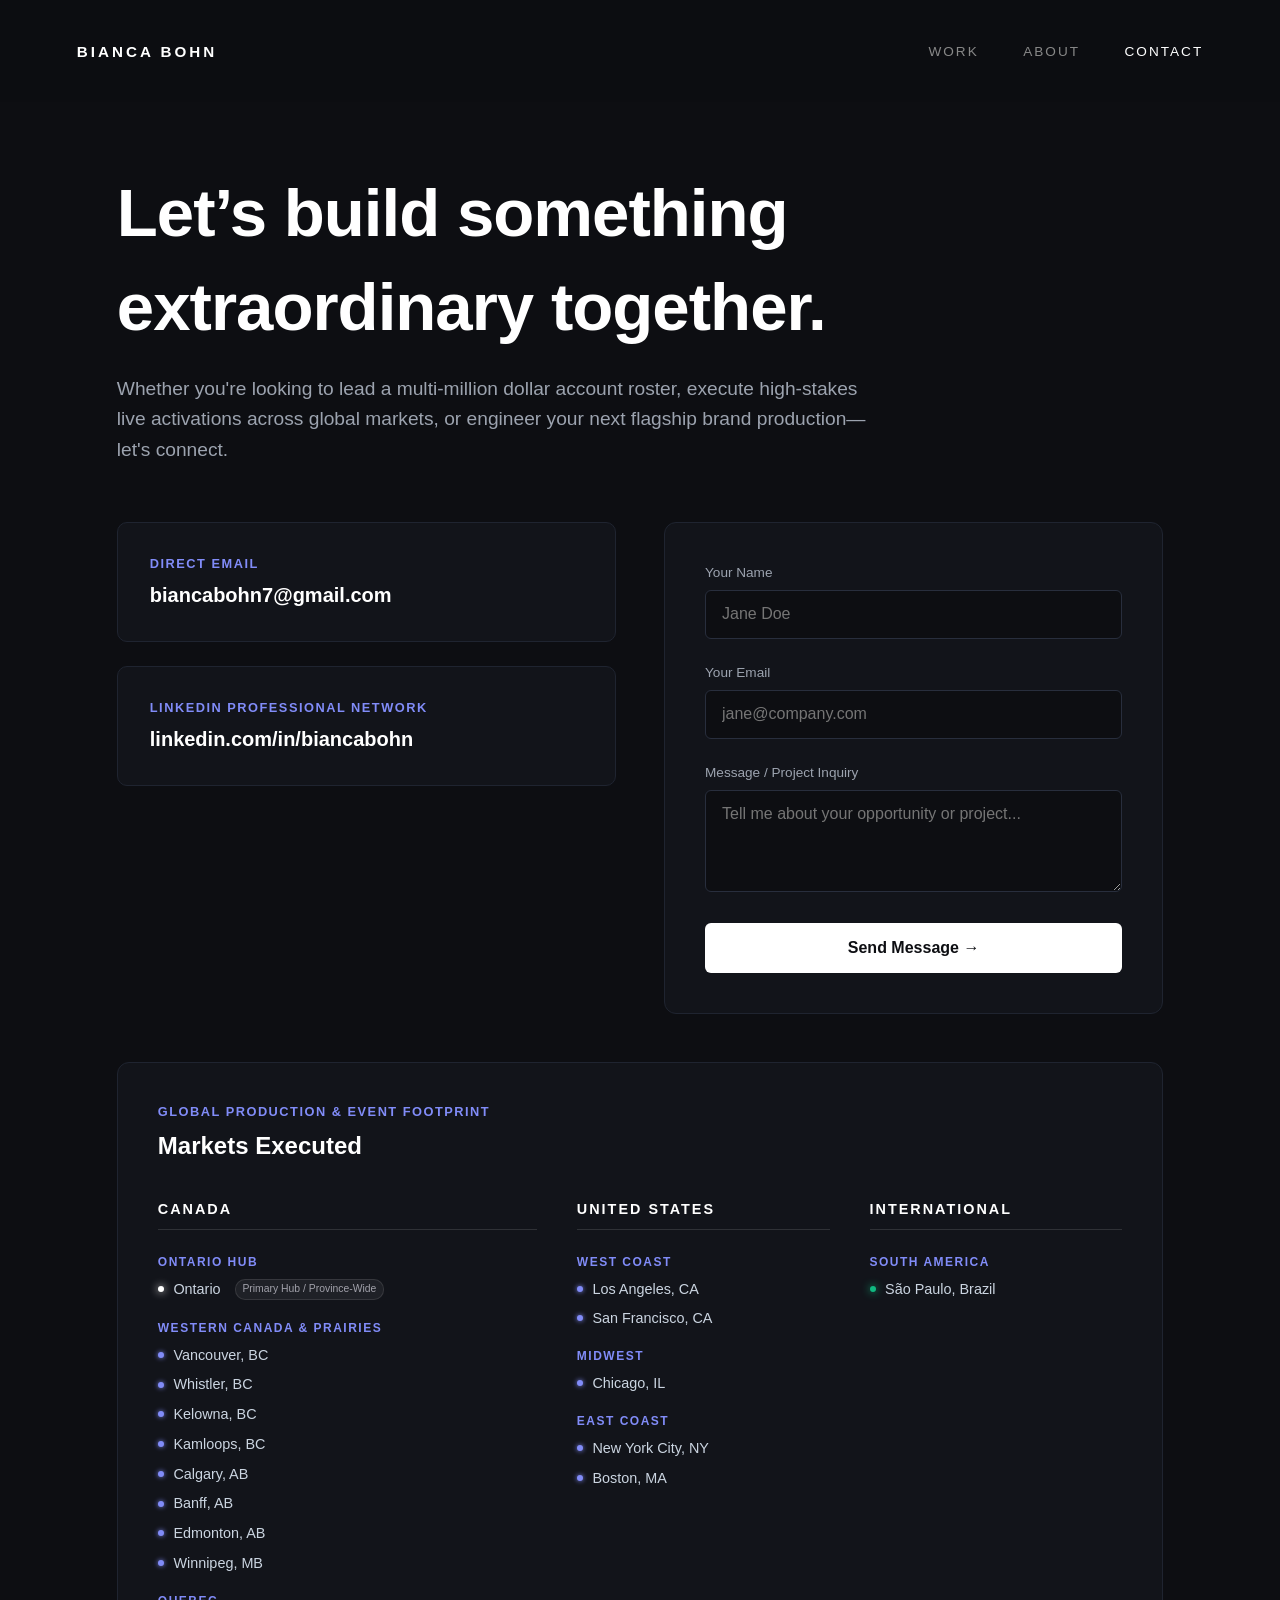
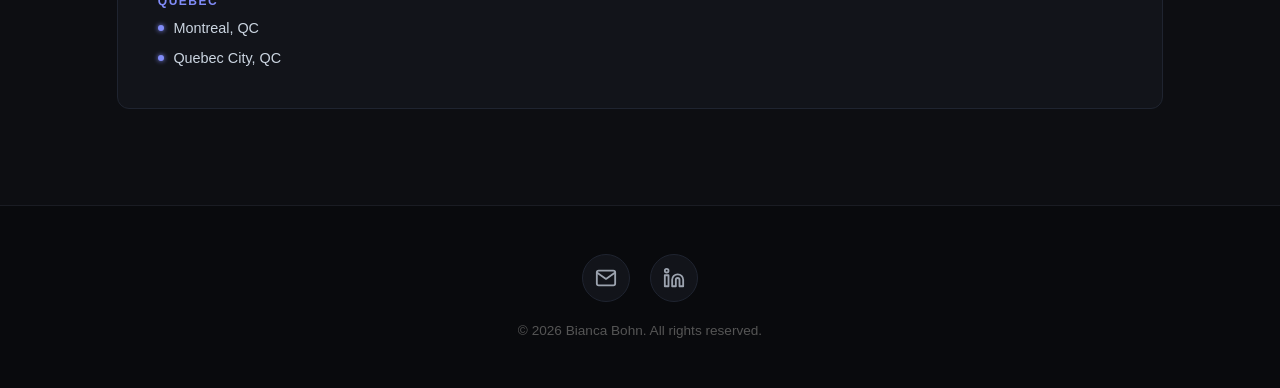
<file: contact.html>
<!DOCTYPE html>
<html lang="en">
<head>
  <meta charset="UTF-8">
  <meta name="viewport" content="width=device-width, initial-scale=1.0">
  <title>Contact | Bianca Bohn</title>
  <link rel="stylesheet" href="styles.css">
</head>
<body>

  <!-- Navigation -->
  <header class="navbar">
    <a href="index.html" class="logo">BIANCA BOHN</a>
    <nav class="nav-links">
      <a href="index.html">Work</a>
      <a href="about.html">About</a>
      <a href="contact.html" class="active">Contact</a>
    </nav>
  </header>

  <!-- Contact Page Header -->
  <main class="contact-page-container">
    <div class="contact-header">
      <h1>Let’s build something extraordinary together.</h1>
      
      <p class="contact-subtitle">
        Whether you're looking to lead a multi-million dollar account roster, execute high-stakes live activations across global markets, or engineer your next flagship brand production—let's connect.
      </p>
    </div>

    <!-- Contact Methods Grid -->
    <div class="contact-grid">
      <div class="contact-info-panel">
        <div class="info-card">
          <span class="info-label">Direct Email</span>
          <a href="mailto:biancabohn7@gmail.com" class="info-value">biancabohn7@gmail.com</a>
        </div>

        <div class="info-card">
          <span class="info-label">LinkedIn Professional Network</span>
          <a href="https://www.linkedin.com/in/biancabohn/" target="_blank" rel="noopener noreferrer" class="info-value">linkedin.com/in/biancabohn</a>
        </div>
      </div>

      <div class="contact-form-panel">
        <form action="https://formspree.io/f/xbjnqkyv" method="POST" class="contact-form">
          <div class="form-group">
            <label for="name">Your Name</label>
            <input type="text" id="name" name="name" placeholder="Jane Doe" required>
          </div>

          <div class="form-group">
            <label for="email">Your Email</label>
            <input type="email" id="email" name="email" placeholder="jane@company.com" required>
          </div>

          <div class="form-group">
            <label for="message">Message / Project Inquiry</label>
            <textarea id="message" name="message" rows="4" placeholder="Tell me about your opportunity or project..." required></textarea>
          </div>

          <button type="submit" class="submit-btn">Send Message &rarr;</button>
        </form>
      </div>
    </div>

    <!-- Production Footprint Directory Section -->
    <section class="footprint-section">
      <div class="footprint-header">
        <span class="info-label">Global Production & Event Footprint</span>
        <h3>Markets Executed</h3>
      </div>
      
      <div class="footprint-directory">
        
        <!-- Canada Region -->
        <div class="region-column">
          <span class="region-title">Canada</span>
          
          <div class="sub-region-group">
            <span class="sub-region-title">Ontario Hub</span>
            <ul class="city-list">
              <li><span class="city-dot primary"></span> Ontario <span class="badge">Primary Hub / Province-Wide</span></li>
            </ul>
          </div>

          <div class="sub-region-group">
            <span class="sub-region-title">Western Canada & Prairies</span>
            <ul class="city-list">
              <li><span class="city-dot"></span> Vancouver, BC</li>
              <li><span class="city-dot"></span> Whistler, BC</li>
              <li><span class="city-dot"></span> Kelowna, BC</li>
              <li><span class="city-dot"></span> Kamloops, BC</li>
              <li><span class="city-dot"></span> Calgary, AB</li>
              <li><span class="city-dot"></span> Banff, AB</li>
              <li><span class="city-dot"></span> Edmonton, AB</li>
              <li><span class="city-dot"></span> Winnipeg, MB</li>
            </ul>
          </div>

          <div class="sub-region-group">
            <span class="sub-region-title">Quebec</span>
            <ul class="city-list">
              <li><span class="city-dot"></span> Montreal, QC</li>
              <li><span class="city-dot"></span> Quebec City, QC</li>
            </ul>
          </div>
        </div>

        <!-- United States Region -->
        <div class="region-column">
          <span class="region-title">United States</span>
          
          <div class="sub-region-group">
            <span class="sub-region-title">West Coast</span>
            <ul class="city-list">
              <li><span class="city-dot"></span> Los Angeles, CA</li>
              <li><span class="city-dot"></span> San Francisco, CA</li>
            </ul>
          </div>

          <div class="sub-region-group">
            <span class="sub-region-title">Midwest</span>
            <ul class="city-list">
              <li><span class="city-dot"></span> Chicago, IL</li>
            </ul>
          </div>

          <div class="sub-region-group">
            <span class="sub-region-title">East Coast</span>
            <ul class="city-list">
              <li><span class="city-dot"></span> New York City, NY</li>
              <li><span class="city-dot"></span> Boston, MA</li>
            </ul>
          </div>
        </div>

        <!-- International Region -->
        <div class="region-column">
          <span class="region-title">International</span>
          
          <div class="sub-region-group">
            <span class="sub-region-title">South America</span>
            <ul class="city-list">
              <li><span class="city-dot global"></span> São Paulo, Brazil</li>
            </ul>
          </div>
        </div>

      </div>
    </section>

  </main>

  <!-- Clean Icon Footer -->
  <footer class="footer-section">
    <div class="footer-content">
      <div class="footer-icons">
        <a href="mailto:biancabohn7@gmail.com" class="social-icon-btn" aria-label="Email">
          <svg width="22" height="22" viewBox="0 0 24 24" fill="none" stroke="currentColor" stroke-width="2" stroke-linecap="round" stroke-linejoin="round">
            <path d="M4 4h16c1.1 0 2 .9 2 2v12c0 1.1-.9 2-2 2H4c-1.1 0-2-.9-2-2V6c0-1.1.9-2 2-2z"></path>
            <polyline points="22,6 12,13 2,6"></polyline>
          </svg>
        </a>

        <a href="https://www.linkedin.com/in/biancabohn/" target="_blank" rel="noopener noreferrer" class="social-icon-btn" aria-label="LinkedIn">
          <svg width="22" height="22" viewBox="0 0 24 24" fill="none" stroke="currentColor" stroke-width="2" stroke-linecap="round" stroke-linejoin="round">
            <path d="M16 8a6 6 0 0 1 6 6v7h-4v-7a2 2 0 0 0-2-2 2 2 0 0 0-2 2v7h-4v-7a6 6 0 0 1 6-6z"></path>
            <rect x="2" y="9" width="4" height="12"></rect>
            <circle cx="4" cy="4" r="2"></circle>
          </svg>
        </a>
      </div>
      <p class="copyright">&copy; 2026 Bianca Bohn. All rights reserved.</p>
    </div>
  </footer>

</body>
</html>
</file>
<file: styles.css>
/* Base Reset & Obsidian Theme */
* {
  margin: 0;
  padding: 0;
  box-sizing: border-box;
  font-family: -apple-system, BlinkMacSystemFont, "Segoe UI", Roboto, Helvetica, Arial, sans-serif;
}

body {
  background-color: #0d0e12;
  color: #f3f4f6;
  overflow-x: hidden;
  line-height: 1.4;
}

/* Header Navigation */
.navbar {
  display: flex;
  justify-content: space-between;
  align-items: center;
  padding: 2.5rem 6%;
  position: sticky;
  top: 0;
  background-color: rgba(13, 14, 18, 0.9);
  backdrop-filter: blur(12px);
  z-index: 100;
}

.logo {
  font-size: 0.95rem;
  font-weight: 800;
  letter-spacing: 3px;
  color: #ffffff;
  text-decoration: none;
}

.nav-links a {
  color: #888888;
  text-decoration: none;
  margin-left: 2.5rem;
  font-size: 0.85rem;
  letter-spacing: 2px;
  text-transform: uppercase;
  transition: color 0.3s ease;
}

.nav-links a:hover,
.nav-links a.active {
  color: #ffffff;
}

/* Hero Section with Character */
.hero-statement {
  padding: 5rem 6% 2rem 6%;
  max-width: 1000px;
}

.status-pill {
  display: inline-flex;
  align-items: center;
  gap: 0.5rem;
  background-color: rgba(129, 140, 248, 0.1);
  border: 1px solid rgba(129, 140, 248, 0.2);
  padding: 0.4rem 0.9rem;
  border-radius: 20px;
  font-size: 0.8rem;
  color: #818cf8;
  text-transform: uppercase;
  letter-spacing: 1.5px;
  margin-bottom: 1.5rem;
}

.status-dot {
  width: 6px;
  height: 6px;
  background-color: #818cf8;
  border-radius: 50%;
  box-shadow: 0 0 8px #818cf8;
}

.main-title {
  font-size: clamp(3.5rem, 9vw, 7rem);
  font-weight: 900;
  letter-spacing: -2px;
  line-height: 0.95;
  color: #ffffff;
  margin-bottom: 1.5rem;
  text-transform: uppercase;
  background: linear-gradient(to right, #ffffff 60%, #9ca3af 100%);
  -webkit-background-clip: text;
  -webkit-text-fill-color: transparent;
}

.hero-subtext {
  font-size: clamp(1.1rem, 2vw, 1.35rem);
  color: #9ca3af;
  line-height: 1.6;
  max-width: 780px;
}

/* Carousel Section Header */
.carousel-intro {
  padding: 2.5rem 6% 0.8rem 6%;
}

.section-lead {
  font-size: 1.25rem;
  font-style: italic;
  font-weight: 500;
  color: #ffffff;
  letter-spacing: 0.5px;
  display: flex;
  align-items: center;
  gap: 0.8rem;
}

.section-lead::after {
  content: "";
  height: 1px;
  flex: 1;
  background: linear-gradient(to right, rgba(255, 255, 255, 0.2), transparent);
}

/* Horizontal Infinite Carousel */
.horizontal-work-section {
  padding-bottom: 6rem;
  width: 100vw;
  overflow: hidden;
}

.carousel-container {
  width: 100%;
  overflow: hidden;
  display: flex;
}

.carousel-track {
  display: flex;
  gap: 0.5rem;
  width: max-content;
  animation: scrollHorizontal 38s linear infinite;
}

.carousel-track:hover {
  animation-play-state: paused;
}

.carousel-card {
  position: relative;
  flex: 0 0 580px;
  height: 400px;
  border-radius: 6px;
  overflow: hidden;
  text-decoration: none;
  background-color: #16181e;
  border: 1px solid rgba(255, 255, 255, 0.08);
}

.carousel-card img {
  width: 100%;
  height: 100%;
  object-fit: cover;
  transition: transform 0.5s ease, filter 0.3s ease;
}

.card-brighten img {
  filter: brightness(1.22) contrast(1.05);
}

.carousel-card:hover img {
  transform: scale(1.04);
}

.card-brighten:hover img {
  filter: brightness(1.28) contrast(1.08);
}

.card-overlay {
  position: absolute;
  inset: 0;
  background: linear-gradient(to top, rgba(0,0,0,0.85) 0%, rgba(0,0,0,0.25) 60%, transparent 100%);
  opacity: 0;
  display: flex;
  flex-direction: column;
  justify-content: flex-end;
  padding: 2rem;
  transition: opacity 0.3s ease;
}

.carousel-card:hover .card-overlay {
  opacity: 1;
}

.client-name {
  font-size: 0.8rem;
  text-transform: uppercase;
  letter-spacing: 2px;
  color: #818cf8;
  font-weight: 700;
  margin-bottom: 0.3rem;
}

.card-overlay h3 {
  font-size: 1.5rem;
  color: #ffffff;
  font-weight: 700;
}

@keyframes scrollHorizontal {
  0% {
    transform: translateX(0);
  }
  100% {
    transform: translateX(-3528px);
  }
}

/* Contact Page Layout */
.contact-page-container {
  padding: 4rem 6% 6rem 6%;
  max-width: 1200px;
  margin: 0 auto;
}

.contact-header {
  margin-bottom: 3.5rem;
}

.contact-header h1 {
  font-size: clamp(2.5rem, 6vw, 4.2rem);
  font-weight: 800;
  color: #ffffff;
  letter-spacing: -1px;
  margin-bottom: 1.2rem;
}

.contact-subtitle {
  font-size: 1.2rem;
  color: #9ca3af;
  max-width: 750px;
  line-height: 1.6;
}

.contact-grid {
  display: grid;
  grid-template-columns: 1fr 1fr;
  gap: 3rem;
  margin-bottom: 3rem;
}

.contact-info-panel {
  display: flex;
  flex-direction: column;
  gap: 1.5rem;
}

.info-card {
  background-color: #12141a;
  border: 1px solid #1f2430;
  padding: 2rem;
  border-radius: 10px;
}

.info-label {
  font-size: 0.8rem;
  text-transform: uppercase;
  letter-spacing: 1.5px;
  color: #818cf8;
  font-weight: 600;
  display: block;
  margin-bottom: 0.5rem;
}

.info-value {
  font-size: 1.25rem;
  color: #ffffff;
  text-decoration: none;
  font-weight: 600;
  transition: color 0.2s ease;
}

.info-value:hover {
  color: #818cf8;
}

.contact-form-panel {
  background-color: #12141a;
  border: 1px solid #1f2430;
  padding: 2.5rem;
  border-radius: 12px;
}

.form-group {
  margin-bottom: 1.5rem;
}

.form-group label {
  display: block;
  font-size: 0.85rem;
  color: #9ca3af;
  margin-bottom: 0.5rem;
}

.form-group input,
.form-group textarea {
  width: 100%;
  padding: 0.9rem 1rem;
  background-color: #0d0e12;
  border: 1px solid #282e3d;
  border-radius: 6px;
  color: #ffffff;
  font-size: 1rem;
  outline: none;
  transition: border-color 0.2s ease;
}

.form-group input:focus,
.form-group textarea:focus {
  border-color: #818cf8;
}

.submit-btn {
  width: 100%;
  padding: 1rem;
  background-color: #ffffff;
  color: #0d0e12;
  border: none;
  border-radius: 6px;
  font-size: 1rem;
  font-weight: 700;
  cursor: pointer;
  transition: background-color 0.2s ease, transform 0.2s ease;
}

.submit-btn:hover {
  background-color: #e5e7eb;
  transform: translateY(-2px);
}

.footprint-section {
  background-color: #12141a;
  border: 1px solid #1f2430;
  padding: 2.5rem;
  border-radius: 12px;
}

.footprint-header h3 {
  font-size: 1.5rem;
  color: #ffffff;
  margin-bottom: 1.8rem;
}

.footprint-directory {
  display: grid;
  grid-template-columns: 1.5fr 1fr 1fr;
  gap: 2.5rem;
  padding-top: 0.5rem;
}

.region-column {
  display: flex;
  flex-direction: column;
}

.region-title {
  font-size: 0.9rem;
  text-transform: uppercase;
  letter-spacing: 2px;
  color: #ffffff;
  font-weight: 800;
  margin-bottom: 1.5rem;
  padding-bottom: 0.6rem;
  border-bottom: 1px solid rgba(255, 255, 255, 0.12);
}

.sub-region-group {
  margin-bottom: 1.25rem;
}

.sub-region-group:last-child {
  margin-bottom: 0;
}

.sub-region-title {
  font-size: 0.75rem;
  text-transform: uppercase;
  letter-spacing: 1.5px;
  color: #818cf8;
  font-weight: 700;
  display: block;
  margin-bottom: 0.5rem;
}

.city-list {
  list-style: none;
  display: flex;
  flex-direction: column;
  gap: 0.6rem;
}

.city-list li {
  font-size: 0.9rem;
  color: #cbd5e1;
  display: flex;
  align-items: center;
  gap: 0.6rem;
}

.city-dot {
  width: 6px;
  height: 6px;
  border-radius: 50%;
  background-color: #818cf8;
  box-shadow: 0 0 5px #818cf8;
  flex-shrink: 0;
}

.city-dot.primary {
  background-color: #ffffff;
  box-shadow: 0 0 8px #ffffff;
}

.city-dot.global {
  background-color: #10b981;
  box-shadow: 0 0 8px #10b981;
}

.badge {
  font-size: 0.65rem;
  color: #a1a1aa;
  background-color: rgba(255, 255, 255, 0.06);
  padding: 0.15rem 0.4rem;
  border-radius: 10px;
  border: 1px solid rgba(255, 255, 255, 0.1);
  margin-left: 0.3rem;
}

/* Clean Icon Footer */
.footer-section {
  padding: 3rem 6%;
  border-top: 1px solid #1a1c23;
  text-align: center;
  background-color: #090a0d;
}

.footer-content {
  display: flex;
  flex-direction: column;
  align-items: center;
  gap: 1.2rem;
}

.footer-icons {
  display: flex;
  align-items: center;
  justify-content: center;
  gap: 1.2rem;
}

.social-icon-btn {
  display: inline-flex;
  align-items: center;
  justify-content: center;
  width: 48px;
  height: 48px;
  border-radius: 50%;
  background-color: #12141a;
  border: 1px solid #1f2430;
  color: #9ca3af;
  text-decoration: none;
  transition: color 0.25s ease, border-color 0.25s ease, transform 0.25s ease, background-color 0.25s ease;
}

.social-icon-btn:hover {
  color: #ffffff;
  border-color: #818cf8;
  background-color: #1a1d26;
  transform: translateY(-3px);
}

.copyright {
  font-size: 0.85rem;
  color: #555555;
}

/* Mobile Responsiveness */
@media (max-width: 768px) {
  .footprint-directory {
    grid-template-columns: 1fr;
    gap: 1.8rem;
  }

  .contact-grid {
    grid-template-columns: 1fr;
  }
}
</file>
